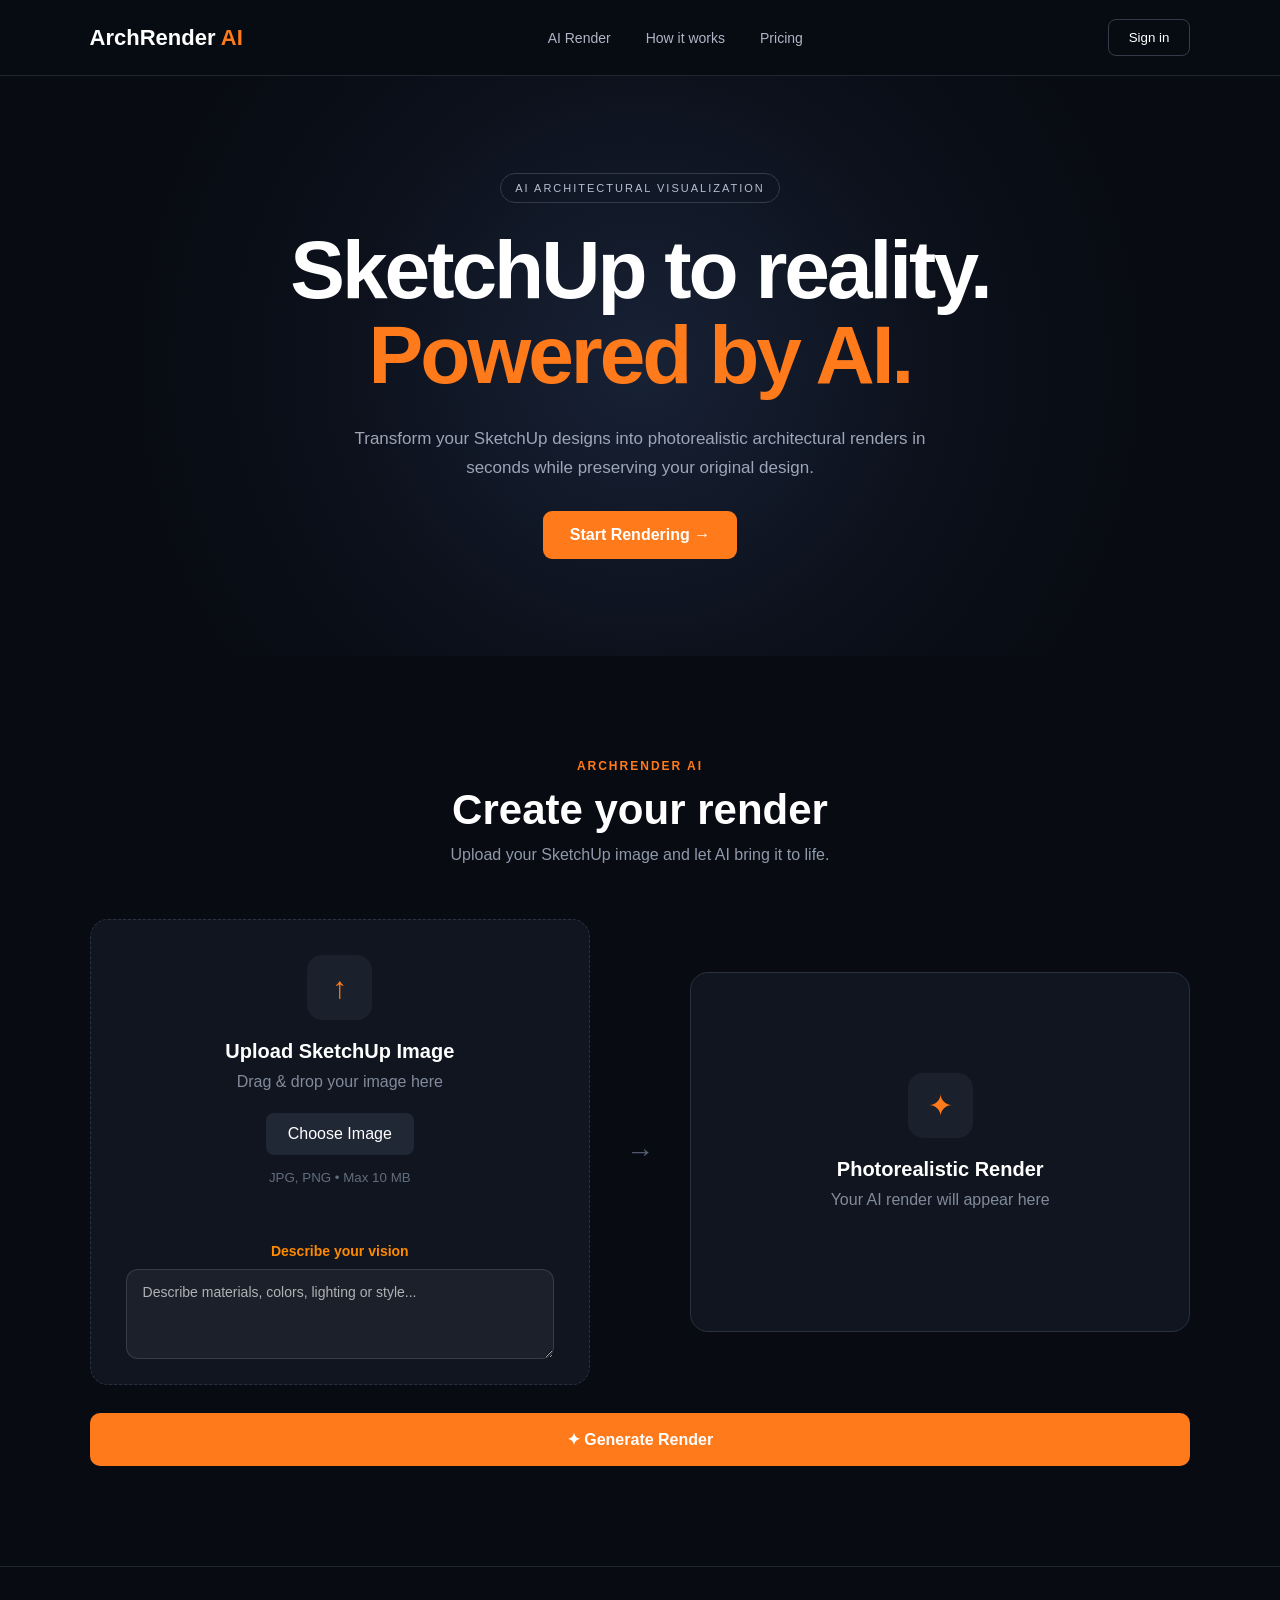
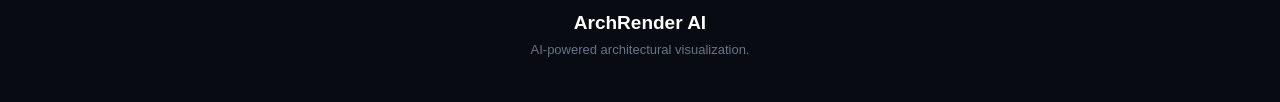
<file: website/index.html>
<!DOCTYPE html>
<html lang="en">
<head>
    <meta charset="UTF-8">
    <meta name="viewport" content="width=device-width, initial-scale=1.0">
    <title>ArchRender AI</title>
    <link rel="stylesheet" href="style.css">
</head>

<body>

<header>
    <div class="logo">ArchRender <span>AI</span></div>

    <nav>
        <a href="#render">AI Render</a>
        <a href="#how">How it works</a>
        <a href="#pricing">Pricing</a>
    </nav>

    <button class="login-btn">Sign in</button>
</header>

<main>

    <section class="hero">
        <div class="badge">AI ARCHITECTURAL VISUALIZATION</div>

        <h1>
            SketchUp to reality.<br>
            <span>Powered by AI.</span>
        </h1>

        <p>
            Transform your SketchUp designs into photorealistic
            architectural renders in seconds while preserving
            your original design.
        </p>

        <a href="#render" class="start-btn">
            Start Rendering →
        </a>
    </section>

    <section id="render" class="render-section">

        <div class="section-title">
            <span>ARCHRENDER AI</span>
            <h2>Create your render</h2>
            <p>Upload your SketchUp image and let AI bring it to life.</p>
        </div>

        <div class="workspace">

            <div class="upload-card">
                <div class="upload-icon">↑</div>
                <h3>Upload SketchUp Image</h3>
                <p>Drag & drop your image here</p>

                <label class="upload-btn">
                    Choose Image
                    <input type="file" id="imageInput" accept="image/*" hidden>
                </label>

                <small>JPG, PNG • Max 10 MB</small>
                <p class="prompt-label">Describe your vision</p>
<textarea id="userPrompt" placeholder="Describe materials, colors, lighting or style..."></textarea>

            </div>

            <div class="arrow">→</div>

            <div class="result-card" id="resultCard">
                <div class="result-icon">✦</div>
                <h3>Photorealistic Render</h3>
                <p id="resultText">Your AI render will appear here</p>

                <button
                    id="downloadBtn"
                    style="
                        display:none;
                        margin:18px auto 5px;
                        padding:13px 24px;
                        border:none;
                        border-radius:10px;
                        cursor:pointer;
                        font-weight:700;
                    "
                >
                    ↓ Download Render
                </button>
            </div>

        </div>

        <button id="generateBtn" class="generate-btn">
            ✦ Generate Render
        </button>

    </section>

</main>

<footer>
    <div>ArchRender AI</div>
    <p>AI-powered architectural visualization.</p>
</footer>

<script>
document.addEventListener("DOMContentLoaded", function () {

    const input = document.getElementById("imageInput");
    const generateBtn = document.getElementById("generateBtn");
    const resultCard = document.getElementById("resultCard");
    const resultText = document.getElementById("resultText");
    const downloadBtn = document.getElementById("downloadBtn");

    let currentRenderURL = null;


    // Preview uploaded SketchUp image
    input.addEventListener("change", function () {

        const file = this.files[0];
        if (!file) return;

        const reader = new FileReader();

        reader.onload = function (e) {

            let preview = document.getElementById("imagePreview");

            if (!preview) {

                preview = document.createElement("img");
                preview.id = "imagePreview";

                preview.style.width = "100%";
                preview.style.maxHeight = "420px";
                preview.style.objectFit = "contain";
                preview.style.borderRadius = "18px";
                preview.style.marginTop = "15px";

                document
                    .querySelector(".upload-card")
                    .appendChild(preview);
            }

            preview.src = e.target.result;
        };

        reader.readAsDataURL(file);
    });


    // Generate AI render
    generateBtn.addEventListener("click", async function () {

        const file = input.files[0];

        if (!file) {
            alert("Please choose a SketchUp image first.");
            return;
        }

        generateBtn.disabled = true;
        generateBtn.textContent = "✦ Rendering...";

        resultText.textContent =
            "ArchRender AI is generating your render...";

        downloadBtn.style.display = "none";

        const formData = new FormData();
        formData.append("image", file);
        formData.append("prompt", document.getElementById("userPrompt").value.trim());

        try {

            const response = await fetch(
                "https://archrender-ai-bp7m.onrender.com/render",
                {
                    method: "POST",
                    body: formData
                }
            );

            if (!response.ok) {
                throw new Error("Render failed");
            }

            const blob = await response.blob();

            // Remove previous temporary render URL
            if (currentRenderURL) {
                URL.revokeObjectURL(currentRenderURL);
            }

            currentRenderURL = URL.createObjectURL(blob);

            let renderImage =
                document.getElementById("renderImage");

            if (!renderImage) {

                renderImage = document.createElement("img");
                renderImage.id = "renderImage";

                renderImage.style.width = "100%";
                renderImage.style.maxHeight = "420px";
                renderImage.style.objectFit = "contain";
                renderImage.style.borderRadius = "18px";

                resultCard.insertBefore(
                    renderImage,
                    downloadBtn
                );
            }

            renderImage.src = currentRenderURL;

            resultText.textContent = "Render completed ✓";

            generateBtn.textContent =
                "✦ Generate Another Render";

            downloadBtn.style.display = "block";

        } catch (error) {

            console.error(error);

            resultText.textContent =
                "Render failed. Please try again.";

            generateBtn.textContent =
                "✦ Generate Render";

            downloadBtn.style.display = "none";

        } finally {

            generateBtn.disabled = false;

        }

    });


    // Download generated render
    downloadBtn.addEventListener("click", function () {

        if (!currentRenderURL) return;

        const link = document.createElement("a");

        link.href = currentRenderURL;
        link.download = "ArchRender-AI-Render.png";

        document.body.appendChild(link);
        link.click();
        document.body.removeChild(link);

    });

});
</script>

</body>
</html>
</file>
<file: website/style.css>
* {
    margin: 0;
    padding: 0;
    box-sizing: border-box;
}

html {
    scroll-behavior: smooth;
}

body {
    font-family: Arial, Helvetica, sans-serif;
    background: #080b12;
    color: #ffffff;
    min-height: 100vh;
}

/* HEADER */

header {
    height: 76px;
    padding: 0 7%;
    display: flex;
    align-items: center;
    justify-content: space-between;
    border-bottom: 1px solid #202631;
    background: rgba(8, 11, 18, 0.95);
}

.logo {
    font-size: 22px;
    font-weight: 700;
}

.logo span {
    color: #ff7a1a;
}

nav {
    display: flex;
    gap: 35px;
}

nav a {
    color: #aeb6c5;
    text-decoration: none;
    font-size: 14px;
    transition: 0.2s;
}

nav a:hover {
    color: white;
}

.login-btn {
    padding: 10px 20px;
    border-radius: 8px;
    border: 1px solid #343c4b;
    background: transparent;
    color: white;
    cursor: pointer;
}

/* HERO */

.hero {
    min-height: 580px;
    display: flex;
    flex-direction: column;
    justify-content: center;
    align-items: center;
    text-align: center;
    padding: 80px 20px;
    background:
        radial-gradient(circle at center, #182236 0%, #0c111c 42%, #080b12 72%);
}

.badge {
    padding: 8px 14px;
    border: 1px solid #343b48;
    border-radius: 50px;
    font-size: 11px;
    letter-spacing: 2px;
    color: #b7c0cf;
    margin-bottom: 25px;
}

.hero h1 {
    font-size: clamp(48px, 7vw, 82px);
    line-height: 1.03;
    max-width: 950px;
    letter-spacing: -3px;
}

.hero h1 span {
    color: #ff7a1a;
}

.hero p {
    color: #9ca6b7;
    max-width: 620px;
    line-height: 1.7;
    margin: 28px 0;
    font-size: 17px;
}

.start-btn {
    display: inline-block;
    padding: 15px 27px;
    border-radius: 9px;
    background: #ff7a1a;
    color: white;
    text-decoration: none;
    font-weight: 700;
    transition: 0.2s;
}

.start-btn:hover {
    transform: translateY(-2px);
}

/* RENDER WORKSPACE */

.render-section {
    padding: 100px 7%;
    max-width: 1300px;
    margin: auto;
}

.section-title {
    text-align: center;
    margin-bottom: 55px;
}

.section-title span {
    color: #ff7a1a;
    font-size: 12px;
    letter-spacing: 2px;
    font-weight: 700;
}

.section-title h2 {
    font-size: 42px;
    margin: 12px 0;
}

.section-title p {
    color: #8f99aa;
}

.workspace {
    display: grid;
    grid-template-columns: 1fr 60px 1fr;
    align-items: center;
    gap: 20px;
}

.upload-card,
.result-card {
    min-height: 360px;
    border: 1px solid #29313e;
    border-radius: 18px;
    background: #10151f;
    display: flex;
    flex-direction: column;
    justify-content: center;
    align-items: center;
    text-align: center;
    padding: 35px;
}

.upload-card {
    border-style: dashed;
}

.upload-icon,
.result-icon {
    width: 65px;
    height: 65px;
    border-radius: 15px;
    display: flex;
    justify-content: center;
    align-items: center;
    background: #1a202c;
    color: #ff7a1a;
    font-size: 30px;
    margin-bottom: 20px;
}

.upload-card h3,
.result-card h3 {
    font-size: 20px;
    margin-bottom: 10px;
}

.upload-card p,
.result-card p {
    color: #818b9c;
    margin-bottom: 22px;
}

.upload-btn {
    background: #202735;
    padding: 12px 22px;
    border-radius: 8px;
    cursor: pointer;
    margin-bottom: 15px;
}

.upload-card small {
    color: #626d7e;
}

.arrow {
    text-align: center;
    color: #566173;
    font-size: 28px;
}

.generate-btn {
    width: 100%;
    margin-top: 28px;
    padding: 17px;
    border: none;
    border-radius: 10px;
    background: #ff7a1a;
    color: white;
    font-size: 16px;
    font-weight: 700;
    cursor: pointer;
}

.generate-btn:hover {
    background: #ff8b38;
}

/* FOOTER */

footer {
    border-top: 1px solid #202631;
    padding: 45px 7%;
    text-align: center;
}

footer div {
    font-size: 19px;
    font-weight: 700;
    margin-bottom: 8px;
}

footer p {
    color: #697486;
    font-size: 13px;
}

/* MOBILE */

@media (max-width: 800px) {
    nav {
        display: none;
    }

    .hero h1 {
        letter-spacing: -2px;
    }

    .workspace {
        grid-template-columns: 1fr;
    }

    .arrow {
        transform: rotate(90deg);
    }

    .render-section {
        padding: 70px 20px;
    }
}
#userPrompt {
    width: 100%;
    min-height: 90px;
    margin-top: 18px;
    padding: 14px 16px;
    box-sizing: border-box;
    border: 1px solid rgba(255, 255, 255, 0.12);
    border-radius: 12px;
    background: rgba(255, 255, 255, 0.05);
    color: white;
    font-family: inherit;
    font-size: 14px;
    resize: vertical;
    outline: none;
}

#userPrompt::placeholder {
    color: rgba(255, 255, 255, 0.65);
}

#userPrompt:focus {
    border-color: #ff8a00;
}
.prompt-label {
    display: block;
    width: 80%;
    margin: 18px auto -12px auto;
    text-align: center;
    font-size: 14px;
    font-weight: 600;
    color: #ff8a00 !important;
}
.prompt-label {
    transform: translateY(40px);
}

#userPrompt {
    transform: translateY(10px);
}
</file>
